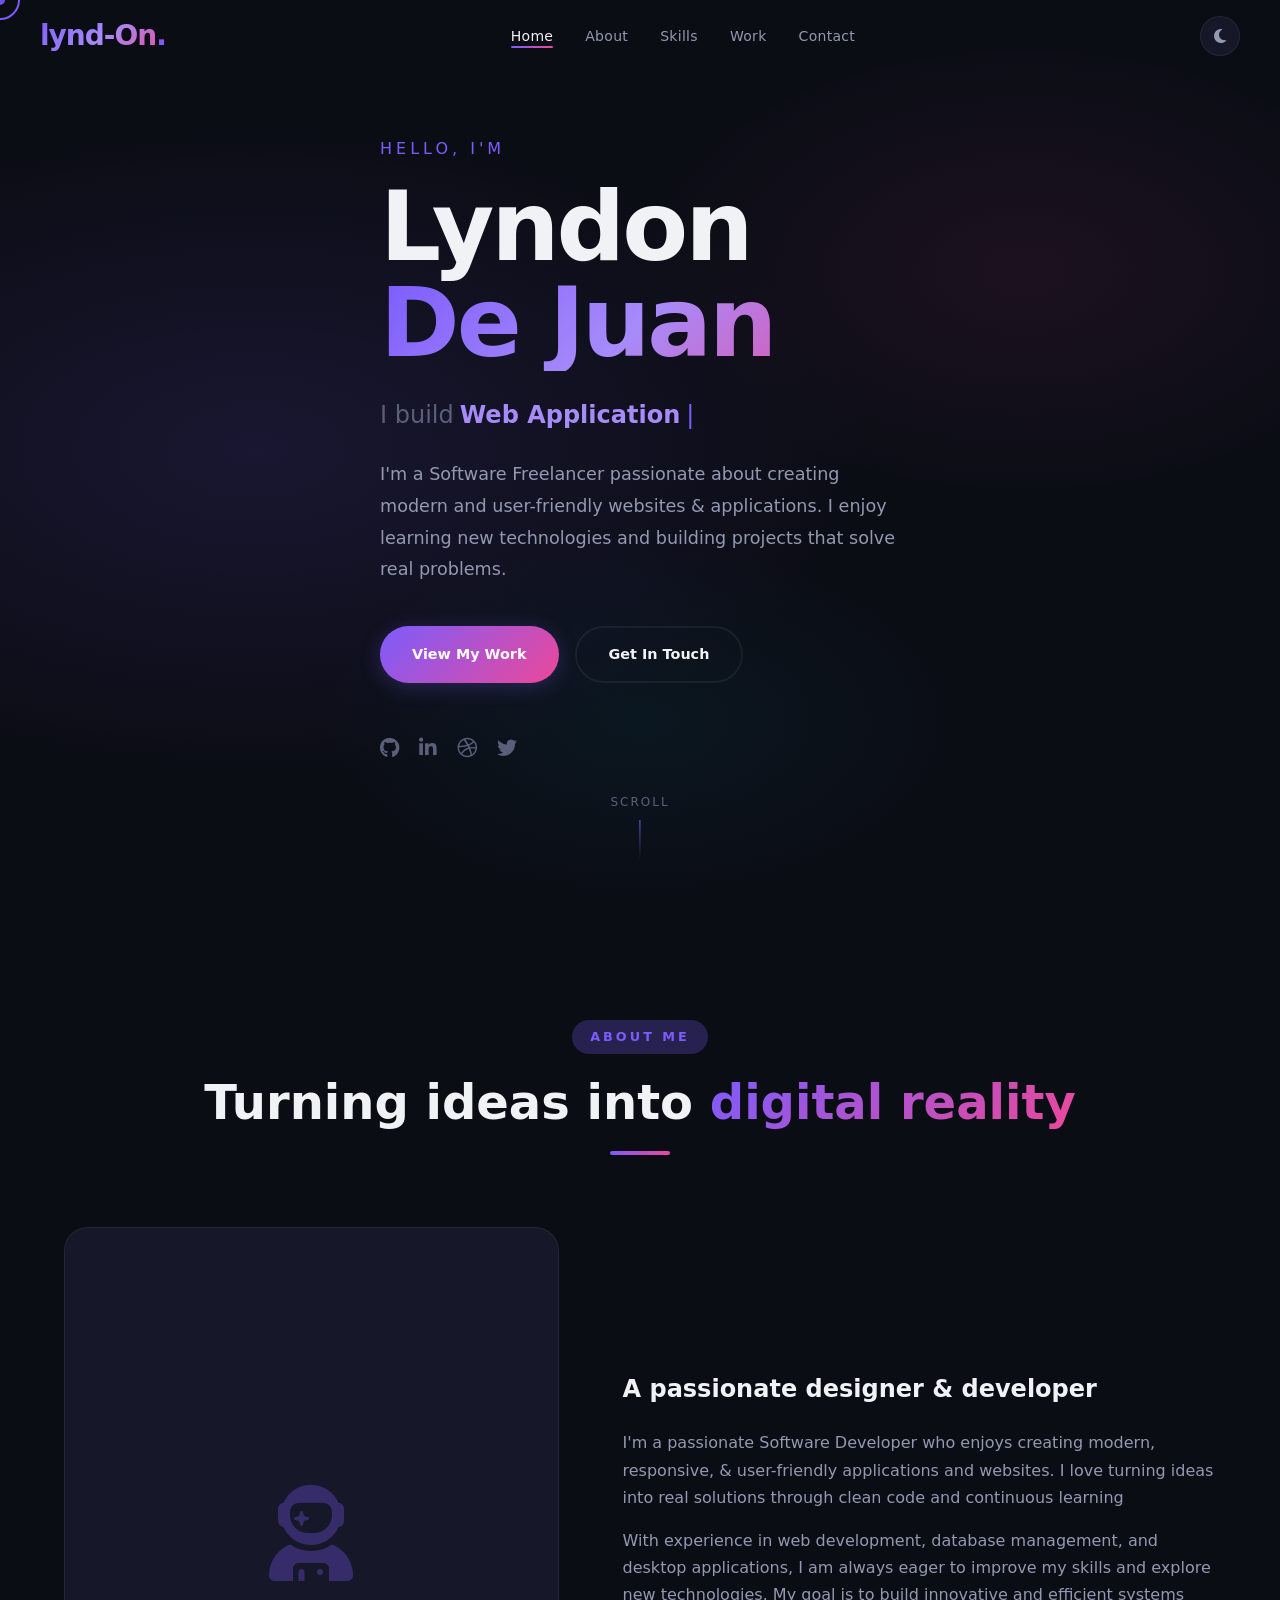
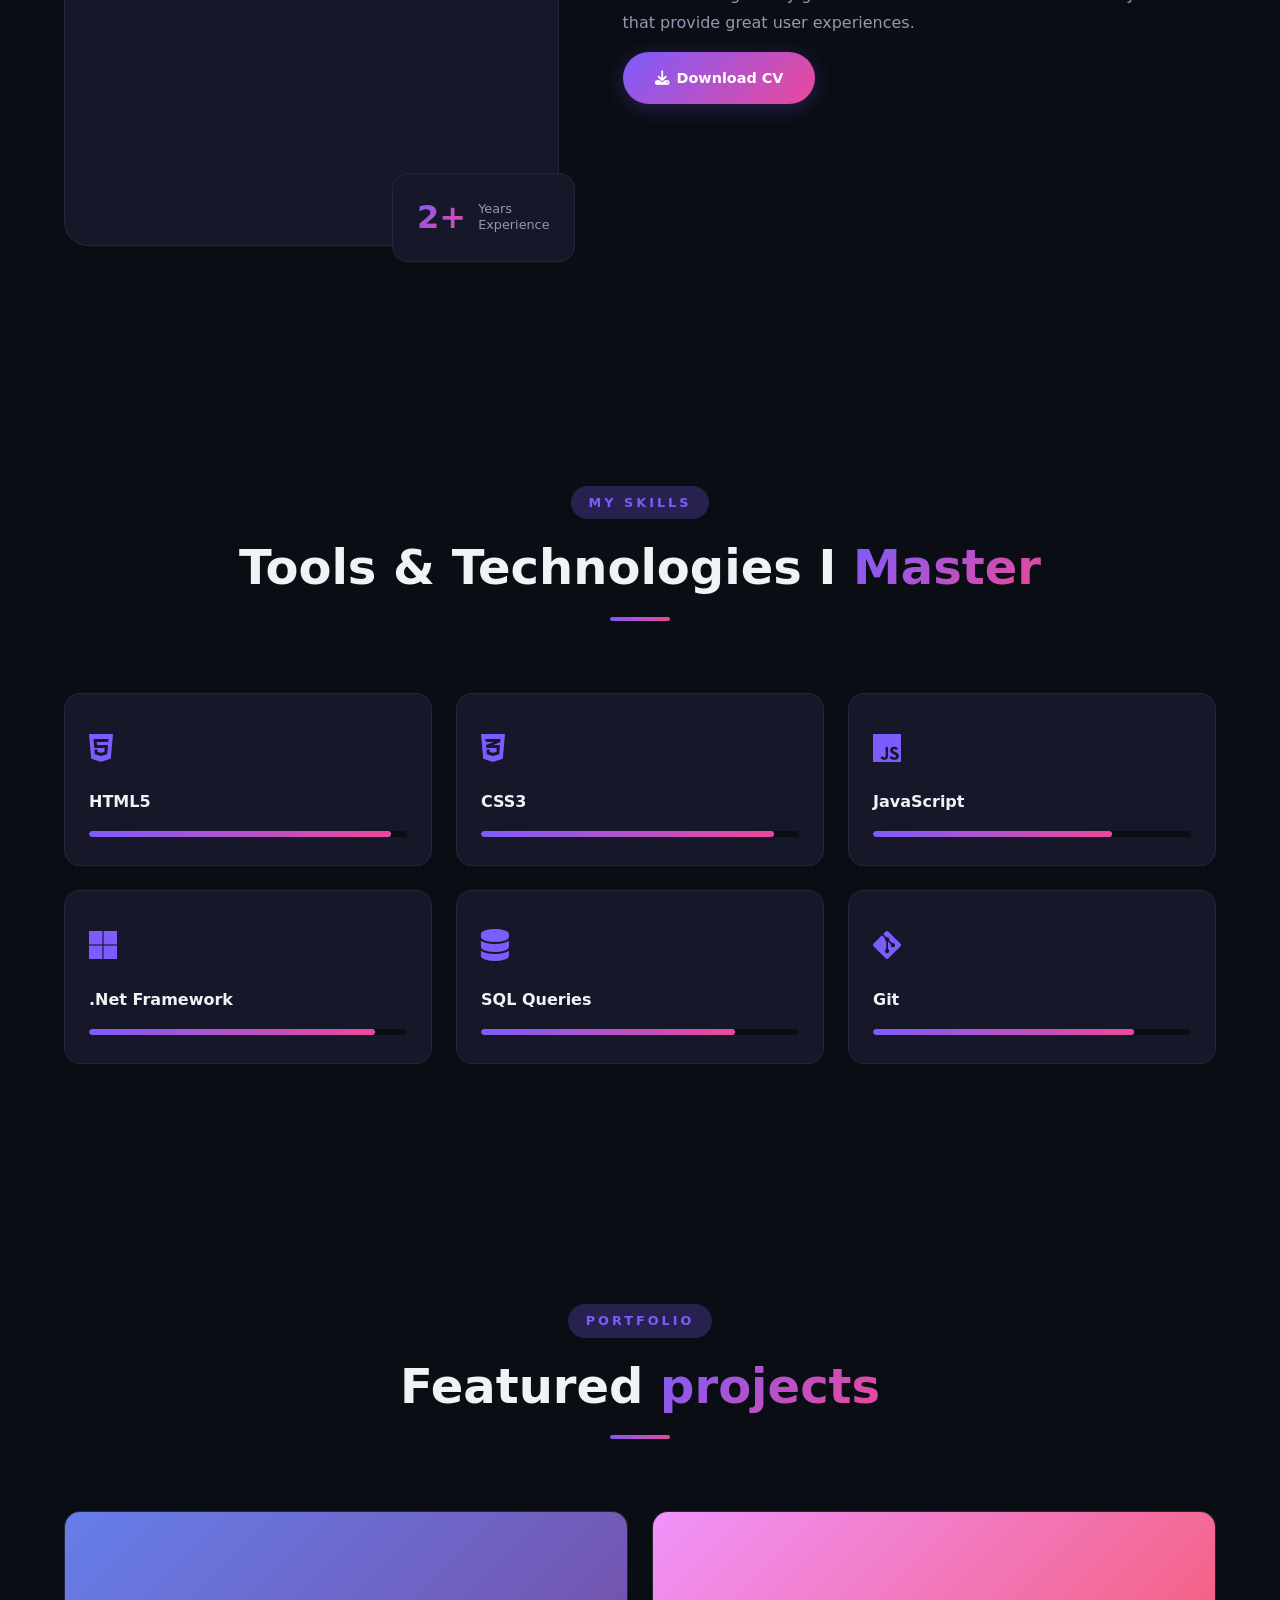
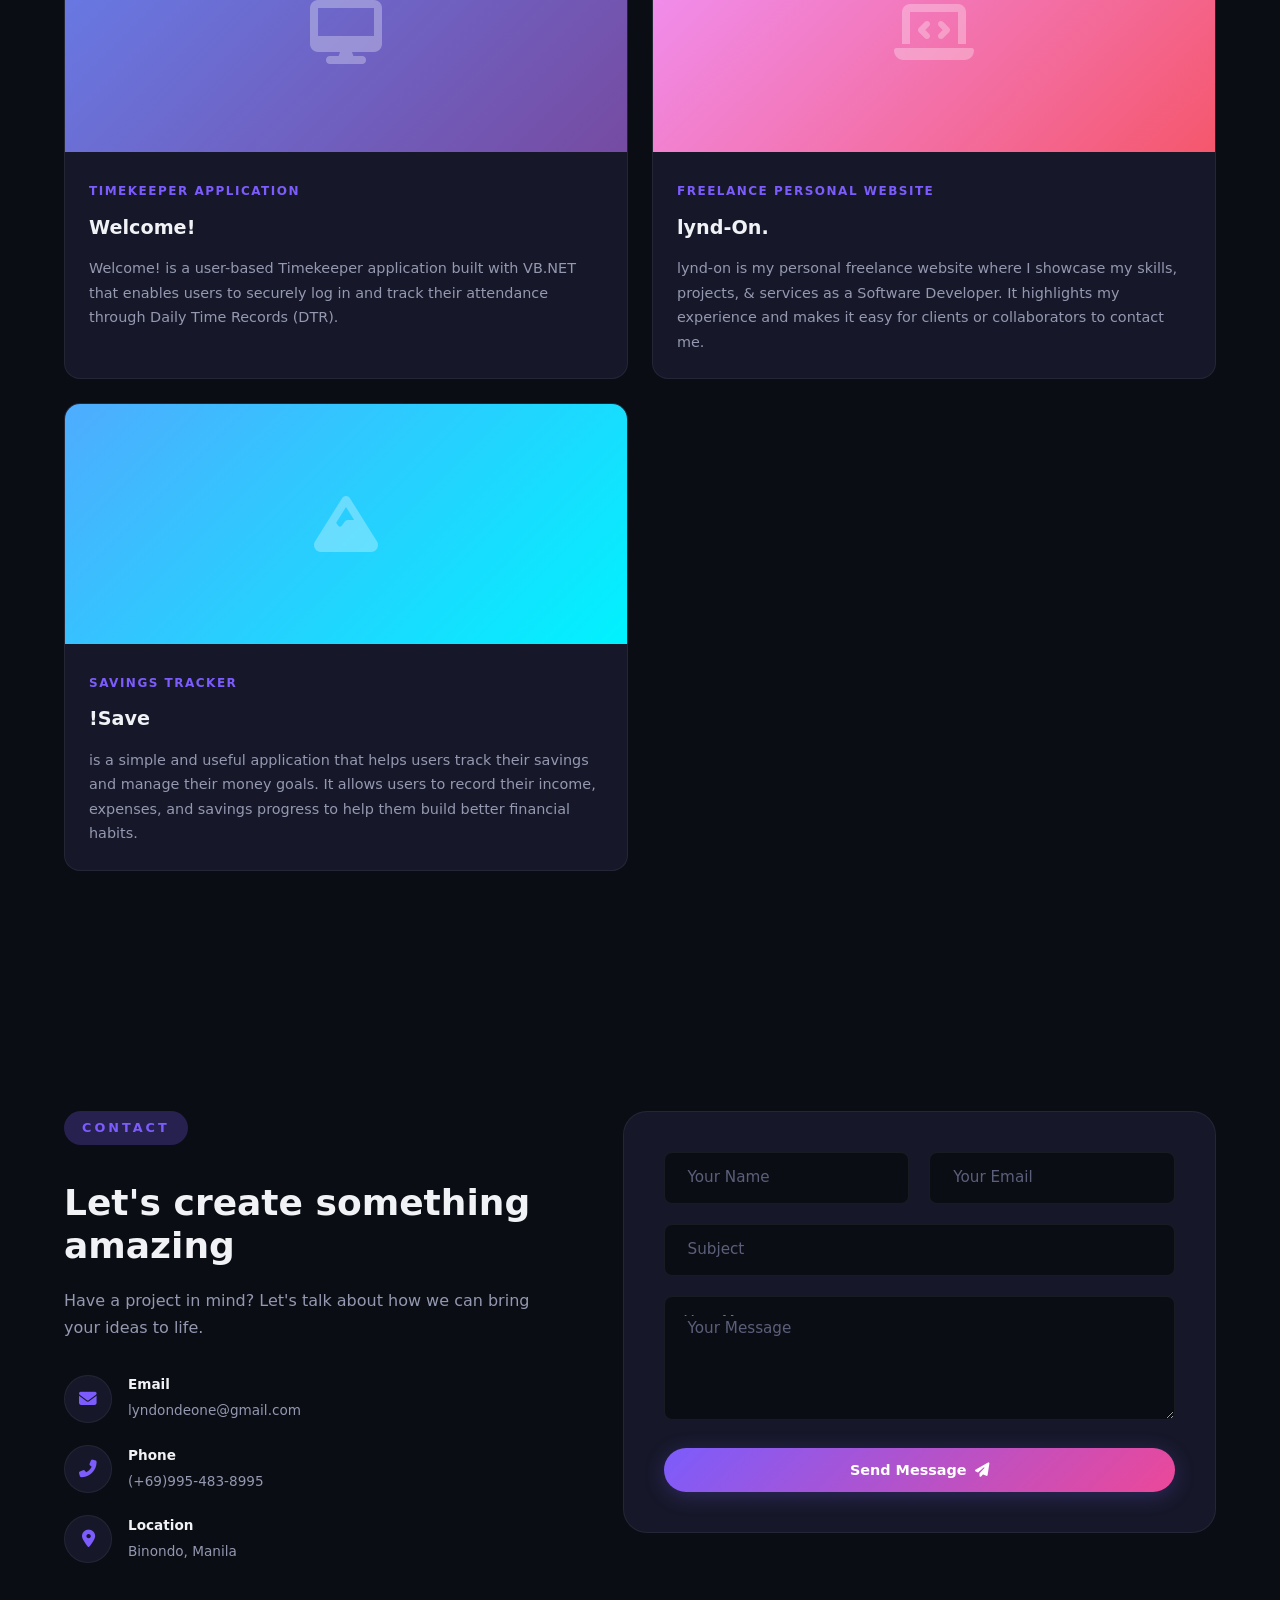
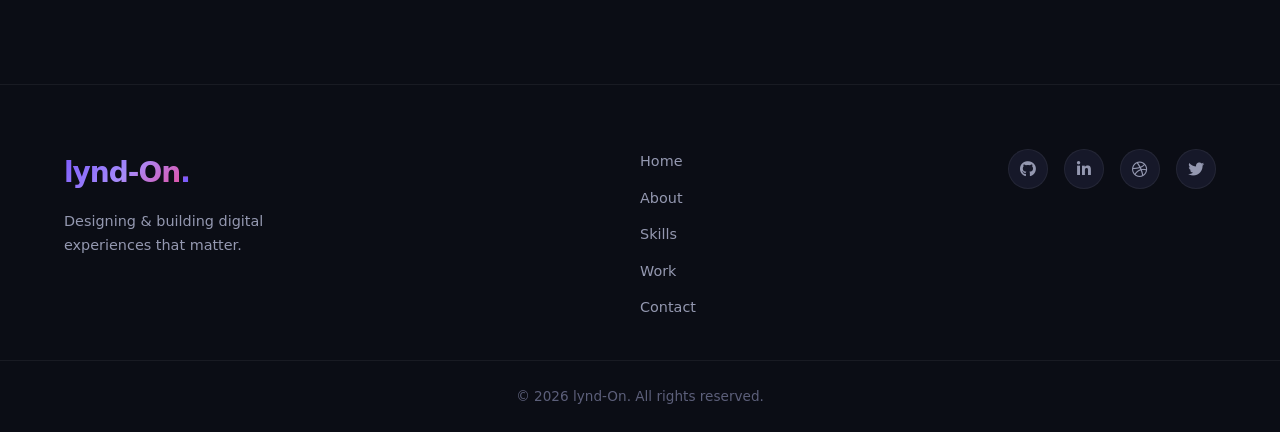
<file: index.html>
<!DOCTYPE html>
<html lang="en">
<head>
  <meta charset="UTF-8">
  <meta name="viewport" content="width=device-width, initial-scale=1.0">
  <title>lynd-On</title>
  <link rel="stylesheet" href="styles.css">
  <link rel="stylesheet" href="https://cdnjs.cloudflare.com/ajax/libs/font-awesome/6.5.0/css/all.min.css">
</head>
<body>

  <div id="preloader">
    <div class="loader-ring"></div>
  </div>

  <div class="cursor"></div>
  <div class="cursor-follower"></div>

  <nav id="navbar">
    <div class="nav-inner">
      <a href="#" class="logo">lynd-On<span class="logo-dot">.</span></a>
      <ul class="nav-links" id="navLinks">
        <li><a href="#hero" class="active">Home</a></li>
        <li><a href="#about">About</a></li>
        <li><a href="#skills">Skills</a></li>
        <li><a href="#projects">Work</a></li>
        <li><a href="#contact">Contact</a></li>
      </ul>
      <div class="nav-actions">
        <button id="themeToggle" class="theme-btn" aria-label="Toggle theme">
          <i class="fas fa-moon"></i>
        </button>
        <button id="menuToggle" class="menu-btn" aria-label="Menu">
          <span></span><span></span><span></span>
        </button>
      </div>
    </div>
  </nav>

  <section id="hero">
    <div class="hero-bg"></div>
    <div class="container hero-content">
      <p class="hero-greeting">Hello, I'm</p>
      <h1 class="hero-title">
        <span class="title-line">Lyndon</span>
        <span class="title-line accent">De Juan</span>
      </h1>
      <div class="hero-role">
        <span class="role-static">I build</span>
        <span class="role-dynamic" id="typewriter"></span>
        <span class="cursor-blink">|</span>
      </div>
      <p class="hero-desc">
        I'm a Software Freelancer passionate about creating modern and user-friendly websites &amp; applications. 
        I enjoy learning new technologies and building projects that solve real problems.
      </p>
      <div class="hero-buttons">
        <a href="#projects" class="btn btn-primary">View My Work</a>
        <a href="#contact" class="btn btn-outline">Get In Touch</a>
      </div>
      <div class="hero-social">
        <a href="#" aria-label="GitHub"><i class="fab fa-github"></i></a>
        <a href="#" aria-label="LinkedIn"><i class="fab fa-linkedin-in"></i></a>
        <a href="#" aria-label="Dribbble"><i class="fab fa-dribbble"></i></a>
        <a href="#" aria-label="Twitter"><i class="fab fa-twitter"></i></a>
      </div>
    </div>
    <div class="scroll-indicator">
      <span>Scroll</span>
      <div class="scroll-line"></div>
    </div>
  </section>

  <section id="about">
    <div class="container">
      <div class="section-header">
        <span class="section-tag">About Me</span>
        <h2 class="section-title">Turning ideas into <span class="accent">digital reality</span></h2>
        <div class="section-divider"></div>
      </div>
      <div class="about-grid">
        <div class="about-image reveal">
          <div class="image-frame">
            <div class="image-placeholder">
              <i class="fas fa-user-astronaut"></i>
            </div>
          </div>
          <div class="image-badge">
            <span class="badge-number">2+</span>
            <span class="badge-text">Years<br>Experience</span>
          </div>
        </div>
        <div class="about-text reveal">
          <h3>A passionate designer &amp; developer</h3>
          <p>
            I'm a passionate Software Developer who enjoys creating modern, responsive, &amp; 
            user-friendly applications and websites. I love turning ideas into real solutions 
            through clean code and continuous learning
          </p>
          <p>
            With experience in web development, database management, and desktop applications, 
            I am always eager to improve my skills and explore new technologies. My goal is to 
            build innovative and efficient systems that provide great user experiences.
          </p>
          
          <a href="#" class="btn btn-primary"><i class="fas fa-download"></i> Download CV</a>
        </div>
      </div>
    </div>
  </section>

  <section id="skills">
    <div class="container">
      <div class="section-header">
        <span class="section-tag">My Skills</span>
        <h2 class="section-title">Tools &amp; Technologies I <span class="accent">Master</span></h2>
        <div class="section-divider"></div>
      </div>
      <div class="skills-content">
        <div class="skills-grid">
          <div class="skill-card reveal">
            <div class="skill-icon"><i class="fab fa-html5"></i></div>
            <h4>HTML5</h4>
            <div class="skill-bar">
              <div class="skill-progress" data-progress="95"></div>
            </div>
          </div>

          <div class="skill-card reveal">
            <div class="skill-icon"><i class="fab fa-css3-alt"></i></div>
            <h4>CSS3</h4>
            <div class="skill-bar">
              <div class="skill-progress" data-progress="92"></div>
            </div>
          </div>

          <div class="skill-card reveal">
            <div class="skill-icon"><i class="fab fa-js"></i></div>
            <h4>JavaScript</h4>
            <div class="skill-bar">
              <div class="skill-progress" data-progress="75"></div>
            </div>
          </div>

          <div class="skill-card reveal">
            <div class="skill-icon">
            <i class="fab fa-microsoft"></i>
            </div>
            <h4>.Net Framework</h4>
            <div class="skill-bar">
                <div class="skill-progress" data-progress="90"></div>
            </div>
          </div>

          <div class="skill-card reveal">
            <div class="skill-icon">
                <i class="fas fa-database"></i>
            </div>
            <h4>SQL Queries</h4>
            <div class="skill-bar">
                <div class="skill-progress" data-progress="80"></div>
            </div>
          </div>
          
          <div class="skill-card reveal">
            <div class="skill-icon"><i class="fab fa-git-alt"></i></div>
            <h4>Git</h4>
            <div class="skill-bar">
              <div class="skill-progress" data-progress="82"></div>
            </div>
          </div>
        </div>
      </div>
    </div>
  </section>

  <section id="projects">
    <div class="container">
      <div class="section-header">
        <span class="section-tag">Portfolio</span>
        <h2 class="section-title">Featured <span class="accent">projects</span></h2>
        <div class="section-divider"></div>
      </div>
      <div class="projects-grid">
        
        <div class="project-card reveal">
          <div class="project-image" style="background: linear-gradient(135deg, #667eea, #764ba2);">
            <div class="project-overlay">
              <div class="project-links">
                <a href="#" class="project-link"><i class="fas fa-external-link-alt"></i></a>
                <a href="#" class="project-link"><i class="fab fa-github"></i></a>
              </div>
            </div>
            <i class="fas fa-desktop project-icon"></i>
          </div>
          <div class="project-info">
            <span class="project-tag">Timekeeper Application</span>
            <h3>Welcome!</h3>
            <p>Welcome! is a user-based Timekeeper application built with VB.NET that enables users
              to securely log in and track their attendance through Daily Time Records (DTR).</p>            
          </div>
        </div>

        <div class="project-card reveal">
          <div class="project-image" style="background: linear-gradient(135deg, #f093fb, #f5576c);">
            <div class="project-overlay">
              <div class="project-links">
                <a href="#" class="project-link"><i class="fas fa-external-link-alt"></i></a>
                <a href="#" class="project-link"><i class="fab fa-github"></i></a>
              </div>
            </div>
            <i class="fas fa-laptop-code project-icon"></i>
          </div>
          <div class="project-info">
            <span class="project-tag">Freelance Personal Website</span>
            <h3>lynd-On.</h3>
            <p>lynd-on is my personal freelance website where I showcase my skills, projects, 
              &amp; services as a Software Developer. It highlights my experience and makes it easy 
              for clients or collaborators to contact me.
            </p>
          </div>
        </div>

        <div class="project-card reveal">
          <div class="project-image" style="background: linear-gradient(135deg, #4facfe, #00f2fe);">
            <div class="project-overlay">
              <div class="project-links">
                <a href="#" class="project-link"><i class="fas fa-external-link-alt"></i></a>
                <a href="#" class="project-link"><i class="fab fa-github"></i></a>
              </div>
            </div>
            <i class="fas fa-mountain project-icon"></i>
          </div>
          <div class="project-info">
            <span class="project-tag">Savings Tracker</span>
            <h3>!Save </h3>
            <p>is a simple and useful application that helps users track their savings and manage their money goals. 
              It allows users to record their income, expenses, and savings progress to help them build better 
              financial habits.</p>
          </div>
        </div>

<!--============================================= OPENING SOON =============================================-->
  <!-- <section id="testimonials">
    <div class="container">
      <div class="section-header">
        <span class="section-tag">Testimonials</span>
        <h2 class="section-title">What people <span class="accent">say</span></h2>
        <div class="section-divider"></div>
      </div>
      <div class="testimonials-slider">
        <div class="testimonial-card reveal active">
          <div class="testimonial-stars">
            <i class="fas fa-star"></i><i class="fas fa-star"></i>
            <i class="fas fa-star"></i><i class="fas fa-star"></i>
            <i class="fas fa-star"></i>
          </div>
          <p>"Alex transformed our outdated website into a modern, fast, and beautiful platform. Our conversions increased by 40% within the first month."</p>
          <div class="testimonial-author">
            <div class="author-avatar" style="background: #667eea;">S</div>
            <div>
              <strong>Sarah Chen</strong>
              <span>CEO, TechVentures</span>
            </div>
          </div>
        </div>
        <div class="testimonial-card reveal">
          <div class="testimonial-stars">
            <i class="fas fa-star"></i><i class="fas fa-star"></i>
            <i class="fas fa-star"></i><i class="fas fa-star"></i>
            <i class="fas fa-star"></i>
          </div>
          <p>"Working with Alex was an absolute pleasure. The attention to detail and the level of craftsmanship in every component is remarkable."</p>
          <div class="testimonial-author">
            <div class="author-avatar" style="background: #f5576c;">M</div>
            <div>
              <strong>Marcus Webb</strong>
              <span>Product Designer, Layer</span>
            </div>
          </div>
        </div>
        <div class="testimonial-card reveal">
          <div class="testimonial-stars">
            <i class="fas fa-star"></i><i class="fas fa-star"></i>
            <i class="fas fa-star"></i><i class="fas fa-star"></i>
            <i class="fas fa-star"></i>
          </div>
          <p>"Alex delivered ahead of schedule and exceeded our expectations. The codebase is clean, well-documented, and a joy to work with."</p>
          <div class="testimonial-author">
            <div class="author-avatar" style="background: #4facfe;">J</div>
            <div>
              <strong>Julia Kim</strong>
              <span>CTO, DataFlow</span>
            </div>
          </div>
        </div>
        <div class="slider-dots"></div>
      </div>
    </div>
-->
<!--============================================= END =============================================-->

  </section> 



  <section id="contact">
    <div class="container">
      <div class="contact-wrapper">
        <div class="contact-info reveal">
          <span class="section-tag">Contact</span>
          <h2>Let's create something <span class="accent">amazing</span></h2>
          <p>Have a project in mind? Let's talk about how we can bring your ideas to life.</p>
          <div class="contact-details">
            <div class="contact-item">
              <i class="fas fa-envelope"></i>
              <div>
                <strong>Email</strong>
                <span>lyndondeone@gmail.com</span>
              </div>
            </div>
            <div class="contact-item">
              <i class="fas fa-phone-alt"></i>
              <div>
                <strong>Phone</strong>
                <span>(+69)995-483-8995</span>
              </div>
            </div>
            <div class="contact-item">
              <i class="fas fa-map-marker-alt"></i>
              <div>
                <strong>Location</strong>
                <span>Binondo, Manila</span>
              </div>
            </div>
          </div>
        </div>
        <form class="contact-form reveal" id="contactForm">
          <div class="form-row">
            <div class="form-group">
              <input type="text" id="name" placeholder="Your Name" required>
              <label for="name">Your Name</label>
            </div>
            <div class="form-group">
              <input type="email" id="email" placeholder="Your Email" required>
              <label for="email">Your Email</label>
            </div>
          </div>
          <div class="form-group">
            <input type="text" id="subject" placeholder="Subject">
            <label for="subject">Subject</label>
          </div>
          <div class="form-group">
            <textarea id="message" rows="5" placeholder="Your Message" required></textarea>
            <label for="message">Your Message</label>
          </div>
          <button type="submit" class="btn btn-primary btn-block">
            Send Message <i class="fas fa-paper-plane"></i>
          </button>
        </form>
      </div>
    </div>
  </section>

  <footer>
    <div class="container footer-inner">
      <div class="footer-brand">
        <a href="#" class="logo">lynd-On<span class="logo-dot">.</span></a>
        <p>Designing &amp; building digital experiences that matter.</p>
      </div>
      <div class="footer-links">
        <a href="#hero">Home</a>
        <a href="#about">About</a>
        <a href="#skills">Skills</a>
        <a href="#projects">Work</a>
        <a href="#contact">Contact</a>
      </div>
      <div class="footer-social">
        <a href="#" aria-label="GitHub"><i class="fab fa-github"></i></a>
        <a href="#" aria-label="LinkedIn"><i class="fab fa-linkedin-in"></i></a>
        <a href="#" aria-label="Dribbble"><i class="fab fa-dribbble"></i></a>
        <a href="#" aria-label="Twitter"><i class="fab fa-twitter"></i></a>
      </div>
    </div>
    <div class="footer-bottom">
      <p>&copy; 2026 lynd-On. All rights reserved.</p>
    </div>
  </footer>

  <script src="script.js"></script>
</body>
</html>
</file>
<file: styles.css>
/* ============================================
   CSS Custom Properties
   ============================================ */
:root {
  --bg-primary: #0b0d15;
  --bg-secondary: #11131f;
  --bg-card: #161829;
  --bg-card-hover: #1c1f35;
  --text-primary: #f0f2f5;
  --text-secondary: #9498b0;
  --text-muted: #5c5f7a;
  --accent: #7c5cfc;
  --accent-light: #a78bfa;
  --accent-glow: rgba(124, 92, 252, 0.25);
  --gradient-1: linear-gradient(135deg, #7c5cfc, #ec4899);
  --gradient-2: linear-gradient(135deg, #7c5cfc, #06b6d4);
  --gradient-3: linear-gradient(135deg, #7c5cfc 0%, #a78bfa 50%, #ec4899 100%);
  --border-color: rgba(255, 255, 255, 0.06);
  --radius-sm: 8px;
  --radius-md: 16px;
  --radius-lg: 24px;
  --radius-xl: 32px;
  --shadow-sm: 0 2px 8px rgba(0, 0, 0, 0.3);
  --shadow-md: 0 8px 32px rgba(0, 0, 0, 0.35);
  --shadow-lg: 0 16px 48px rgba(0, 0, 0, 0.4);
  --transition: 0.35s cubic-bezier(0.4, 0, 0.2, 1);
  --font-sans: 'Segoe UI', system-ui, -apple-system, sans-serif;
}

[data-theme="light"] {
  --bg-primary: #f8f9fe;
  --bg-secondary: #ffffff;
  --bg-card: #ffffff;
  --bg-card-hover: #f0f1f8;
  --text-primary: #0b0d15;
  --text-secondary: #4a4d65;
  --text-muted: #888ba5;
  --border-color: rgba(0, 0, 0, 0.08);
  --shadow-sm: 0 2px 8px rgba(0, 0, 0, 0.06);
  --shadow-md: 0 8px 32px rgba(0, 0, 0, 0.08);
  --shadow-lg: 0 16px 48px rgba(0, 0, 0, 0.1);
}

/* ============================================
   Reset & Base
   ============================================ */
*, *::before, *::after {
  margin: 0;
  padding: 0;
  box-sizing: border-box;
}

html {
  scroll-behavior: smooth;
  font-size: 16px;
}

body {
  font-family: var(--font-sans);
  background: var(--bg-primary);
  color: var(--text-primary);
  line-height: 1.7;
  overflow-x: hidden;
  transition: background var(--transition), color var(--transition);
  cursor: none;
}

a {
  text-decoration: none;
  color: inherit;
}

ul { list-style: none; }

img { max-width: 100%; display: block; }

/* ============================================
   Preloader
   ============================================ */
#preloader {
  position: fixed;
  inset: 0;
  z-index: 9999;
  background: var(--bg-primary);
  display: flex;
  align-items: center;
  justify-content: center;
  transition: opacity 0.6s, visibility 0.6s;
}

#preloader.hidden {
  opacity: 0;
  visibility: hidden;
}

.loader-ring {
  width: 50px; height: 50px;
  border: 3px solid var(--border-color);
  border-top-color: var(--accent);
  border-radius: 50%;
  animation: spin 0.8s linear infinite;
}

@keyframes spin {
  to { transform: rotate(360deg); }
}

/* ============================================
   Custom Cursor
   ============================================ */
.cursor {
  position: fixed;
  width: 10px; height: 10px;
  background: var(--accent);
  border-radius: 50%;
  pointer-events: none;
  z-index: 9998;
  transform: translate(-50%, -50%);
  transition: width 0.2s, height 0.2s, opacity 0.2s;
  mix-blend-mode: difference;
}

.cursor-follower {
  position: fixed;
  width: 40px; height: 40px;
  border: 2px solid var(--accent);
  border-radius: 50%;
  pointer-events: none;
  z-index: 9997;
  transform: translate(-50%, -50%);
  transition: width 0.4s, height 0.4s, border-color 0.4s, opacity 0.4s;
}

.cursor.hover {
  width: 0; height: 0;
  opacity: 0.5;
}

.cursor-follower.hover {
  width: 70px; height: 70px;
  border-color: var(--accent-light);
  opacity: 0.3;
}

/* ============================================
   Navigation
   ============================================ */
#navbar {
  position: fixed;
  top: 0; left: 0; right: 0;
  z-index: 1000;
  padding: 0 24px;
  transition: background var(--transition), box-shadow var(--transition);
}

#navbar.scrolled {
  background: rgba(11, 13, 21, 0.85);
  backdrop-filter: blur(20px);
  -webkit-backdrop-filter: blur(20px);
  box-shadow: 0 1px 0 var(--border-color);
}

[data-theme="light"] #navbar.scrolled {
  background: rgba(255, 255, 255, 0.85);
}

.nav-inner {
  max-width: 1200px;
  margin: 0 auto;
  display: flex;
  align-items: center;
  justify-content: space-between;
  height: 72px;
}

.logo {
  font-size: 1.75rem;
  font-weight: 800;
  letter-spacing: -1px;
  background: var(--gradient-3);
  -webkit-background-clip: text;
  -webkit-text-fill-color: transparent;
  background-clip: text;
}

.logo-dot {
  -webkit-text-fill-color: initial;
  color: var(--accent);
}

.nav-links {
  display: flex;
  gap: 32px;
}

.nav-links a {
  font-size: 0.875rem;
  font-weight: 500;
  color: var(--text-secondary);
  transition: color var(--transition);
  position: relative;
  letter-spacing: 0.3px;
}

.nav-links a::after {
  content: '';
  position: absolute;
  bottom: -4px;
  left: 0;
  width: 0;
  height: 2px;
  background: var(--gradient-1);
  transition: width var(--transition);
  border-radius: 2px;
}

.nav-links a:hover,
.nav-links a.active {
  color: var(--text-primary);
}

.nav-links a:hover::after,
.nav-links a.active::after {
  width: 100%;
}

.nav-actions {
  display: flex;
  align-items: center;
  gap: 12px;
}

.theme-btn {
  background: var(--bg-card);
  border: 1px solid var(--border-color);
  color: var(--text-secondary);
  width: 40px; height: 40px;
  border-radius: 50%;
  cursor: pointer;
  display: flex;
  align-items: center;
  justify-content: center;
  font-size: 1rem;
  transition: all var(--transition);
}

.theme-btn:hover {
  background: var(--bg-card-hover);
  color: var(--accent);
}

.menu-btn {
  display: none;
  flex-direction: column;
  gap: 5px;
  background: none;
  border: none;
  cursor: pointer;
  padding: 4px;
}

.menu-btn span {
  display: block;
  width: 24px;
  height: 2px;
  background: var(--text-primary);
  border-radius: 2px;
  transition: all 0.3s;
}

.menu-btn.active span:nth-child(1) {
  transform: rotate(45deg) translate(5px, 5px);
}

.menu-btn.active span:nth-child(2) {
  opacity: 0;
}

.menu-btn.active span:nth-child(3) {
  transform: rotate(-45deg) translate(5px, -5px);
}

/* ============================================
   Container & Sections
   ============================================ */
.container {
  max-width: 1200px;
  margin: 0 auto;
  padding: 0 24px;
}

section {
  padding: 120px 0;
  position: relative;
}

.section-header {
  text-align: center;
  margin-bottom: 72px;
}

.section-tag {
  display: inline-block;
  font-size: 0.8rem;
  font-weight: 600;
  text-transform: uppercase;
  letter-spacing: 3px;
  color: var(--accent);
  background: var(--accent-glow);
  padding: 6px 18px;
  border-radius: 100px;
  margin-bottom: 20px;
}

.section-title {
  font-size: clamp(1.75rem, 4vw, 3rem);
  font-weight: 800;
  line-height: 1.2;
}

.section-title .accent {
  background: var(--gradient-1);
  -webkit-background-clip: text;
  -webkit-text-fill-color: transparent;
  background-clip: text;
}

.section-divider {
  width: 60px;
  height: 4px;
  background: var(--gradient-1);
  border-radius: 4px;
  margin: 20px auto 0;
}

/* ============================================
   Hero Section
   ============================================ */
#hero {
  min-height: 100vh;
  display: flex;
  align-items: center;
  padding: 0;
  overflow: hidden;
}

.hero-bg {
  position: absolute;
  inset: 0;
  background:
    radial-gradient(ellipse 80% 60% at 20% 50%, rgba(124, 92, 252, 0.12) 0%, transparent 60%),
    radial-gradient(ellipse 60% 50% at 80% 30%, rgba(236, 72, 153, 0.08) 0%, transparent 50%),
    radial-gradient(ellipse 50% 40% at 50% 80%, rgba(6, 182, 212, 0.06) 0%, transparent 50%);
  pointer-events: none;
}

.hero-content {
  position: relative;
  z-index: 1;
}

.hero-greeting {
  font-size: 1rem;
  font-weight: 500;
  color: var(--accent);
  letter-spacing: 4px;
  text-transform: uppercase;
  margin-bottom: 16px;
}

.hero-title {
  font-size: clamp(3rem, 8vw, 6rem);
  font-weight: 900;
  line-height: 1;
  letter-spacing: -3px;
  margin-bottom: 24px;
}

.title-line {
  display: block;
}

.title-line.accent {
  background: var(--gradient-3);
  -webkit-background-clip: text;
  -webkit-text-fill-color: transparent;
  background-clip: text;
}

.hero-role {
  font-size: clamp(1.1rem, 2vw, 1.5rem);
  color: var(--text-secondary);
  margin-bottom: 24px;
  display: flex;
  align-items: center;
  gap: 6px;
  flex-wrap: wrap;
}

.role-static { color: var(--text-muted); }
.role-dynamic { color: var(--accent-light); font-weight: 600; }
.cursor-blink {
  color: var(--accent);
  animation: blink 0.7s infinite;
  font-weight: 100;
}

@keyframes blink {
  50% { opacity: 0; }
}

.hero-desc {
  max-width: 520px;
  font-size: 1.1rem;
  color: var(--text-secondary);
  margin-bottom: 40px;
  line-height: 1.8;
}

.hero-buttons {
  display: flex;
  gap: 16px;
  flex-wrap: wrap;
  margin-bottom: 48px;
}

.hero-social {
  display: flex;
  gap: 20px;
}

.hero-social a {
  color: var(--text-muted);
  font-size: 1.25rem;
  transition: all var(--transition);
}

.hero-social a:hover {
  color: var(--accent);
  transform: translateY(-3px);
}

.scroll-indicator {
  position: absolute;
  bottom: 40px;
  left: 50%;
  transform: translateX(-50%);
  display: flex;
  flex-direction: column;
  align-items: center;
  gap: 8px;
  color: var(--text-muted);
  font-size: 0.75rem;
  letter-spacing: 2px;
  text-transform: uppercase;
}

.scroll-line {
  width: 1px;
  height: 40px;
  background: linear-gradient(to bottom, var(--accent), transparent);
  animation: scrollLine 2s ease-in-out infinite;
}

@keyframes scrollLine {
  0% { transform: scaleY(0); transform-origin: top; opacity: 0; }
  50% { opacity: 1; }
  100% { transform: scaleY(1); transform-origin: top; opacity: 0; }
}

/* ============================================
   Buttons
   ============================================ */
.btn {
  display: inline-flex;
  align-items: center;
  gap: 8px;
  padding: 14px 32px;
  border-radius: 100px;
  font-weight: 600;
  font-size: 0.9rem;
  transition: all var(--transition);
  border: none;
  cursor: pointer;
  font-family: inherit;
}

.btn-primary {
  background: var(--gradient-1);
  color: #fff;
  box-shadow: 0 4px 20px var(--accent-glow);
}

.btn-primary:hover {
  transform: translateY(-3px);
  box-shadow: 0 8px 32px var(--accent-glow);
}

.btn-outline {
  background: transparent;
  color: var(--text-primary);
  border: 2px solid var(--border-color);
}

.btn-outline:hover {
  border-color: var(--accent);
  color: var(--accent);
  transform: translateY(-3px);
}

.btn-block {
  width: 100%;
  justify-content: center;
}

/* ============================================
   About Section
   ============================================ */
.about-grid {
  display: grid;
  grid-template-columns: 1fr 1.2fr;
  gap: 64px;
  align-items: center;
}

.about-image {
  position: relative;
}

.image-frame {
  border-radius: var(--radius-lg);
  overflow: hidden;
  background: var(--bg-card);
  border: 1px solid var(--border-color);
  aspect-ratio: 4 / 5;
  display: flex;
  align-items: center;
  justify-content: center;
}

.image-placeholder {
  font-size: 6rem;
  color: var(--accent);
  opacity: 0.3;
}

.image-badge {
  position: absolute;
  bottom: -16px;
  right: -16px;
  background: var(--bg-card);
  border: 1px solid var(--border-color);
  border-radius: var(--radius-md);
  padding: 16px 24px;
  display: flex;
  align-items: center;
  gap: 12px;
  backdrop-filter: blur(12px);
}

.badge-number {
  font-size: 2rem;
  font-weight: 800;
  background: var(--gradient-1);
  -webkit-background-clip: text;
  -webkit-text-fill-color: transparent;
  background-clip: text;
}

.badge-text {
  font-size: 0.8rem;
  color: var(--text-secondary);
  line-height: 1.3;
}

.about-text h3 {
  font-size: 1.5rem;
  margin-bottom: 20px;
}

.about-text p {
  color: var(--text-secondary);
  margin-bottom: 16px;
}

.about-stats {
  display: flex;
  gap: 40px;
  margin: 32px 0;
}

.stat-number {
  display: block;
  font-size: 2.25rem;
  font-weight: 800;
  background: var(--gradient-1);
  -webkit-background-clip: text;
  -webkit-text-fill-color: transparent;
  background-clip: text;
}

.stat-label {
  font-size: 0.85rem;
  color: var(--text-muted);
}

/* ============================================
   Skills Section
   ============================================ */
.skills-grid {
  display: grid;
  grid-template-columns: repeat(3, 1fr);
  gap: 24px;
}

.skill-card {
  background: var(--bg-card);
  border: 1px solid var(--border-color);
  border-radius: var(--radius-md);
  padding: 28px 24px;
  transition: all var(--transition);
}

.skill-card:hover {
  background: var(--bg-card-hover);
  transform: translateY(-5px);
  box-shadow: var(--shadow-md);
  border-color: var(--accent-glow);
}

.skill-icon {
  font-size: 2rem;
  margin-bottom: 12px;
  color: var(--accent);
}

.skill-card h4 {
  font-size: 1rem;
  margin-bottom: 16px;
}

.skill-bar {
  height: 6px;
  background: var(--bg-primary);
  border-radius: 6px;
  overflow: hidden;
}

.skill-progress {
  height: 100%;
  background: var(--gradient-1);
  border-radius: 6px;
  width: 0;
  transition: width 1.2s cubic-bezier(0.4, 0, 0.2, 1);
}

/* ============================================
   Projects Section
   ============================================ */
.projects-grid {
  display: grid;
  grid-template-columns: repeat(2, 1fr);
  gap: 24px;
}

.project-card {
  background: var(--bg-card);
  border: 1px solid var(--border-color);
  border-radius: var(--radius-md);
  overflow: hidden;
  transition: all var(--transition);
}

.project-card:hover {
  transform: translateY(-8px);
  box-shadow: var(--shadow-lg);
  border-color: var(--accent-glow);
}

.project-image {
  height: 240px;
  display: flex;
  align-items: center;
  justify-content: center;
  position: relative;
  overflow: hidden;
}

.project-icon {
  font-size: 4rem;
  color: rgba(255, 255, 255, 0.3);
  transition: all 0.5s;
}

.project-card:hover .project-icon {
  transform: scale(1.2) rotate(-5deg);
  color: rgba(255, 255, 255, 0.6);
}

.project-overlay {
  position: absolute;
  inset: 0;
  background: rgba(0, 0, 0, 0.5);
  display: flex;
  align-items: center;
  justify-content: center;
  opacity: 0;
  transition: opacity var(--transition);
  backdrop-filter: blur(4px);
}

.project-card:hover .project-overlay {
  opacity: 1;
}

.project-links {
  display: flex;
  gap: 12px;
}

.project-link {
  width: 48px; height: 48px;
  background: rgba(255, 255, 255, 0.15);
  border-radius: 50%;
  display: flex;
  align-items: center;
  justify-content: center;
  color: #fff;
  font-size: 1.2rem;
  transition: all var(--transition);
}

.project-link:hover {
  background: var(--accent);
  transform: scale(1.1);
}

.project-info {
  padding: 24px;
}

.project-tag {
  font-size: 0.75rem;
  font-weight: 600;
  color: var(--accent);
  text-transform: uppercase;
  letter-spacing: 1.5px;
}

.project-info h3 {
  font-size: 1.2rem;
  margin: 8px 0 12px;
}

.project-info p {
  font-size: 0.9rem;
  color: var(--text-secondary);
}

.projects-cta {
  text-align: center;
  margin-top: 48px;
}

/* ============================================
   Testimonials Section
   ============================================ */
.testimonials-slider {
  max-width: 700px;
  margin: 0 auto;
  position: relative;
}

.testimonial-card {
  background: var(--bg-card);
  border: 1px solid var(--border-color);
  border-radius: var(--radius-lg);
  padding: 40px;
  text-align: center;
  display: none;
}

.testimonial-card.active {
  display: block;
  animation: fadeSlideIn 0.5s ease;
}

@keyframes fadeSlideIn {
  from { opacity: 0; transform: translateY(20px); }
  to { opacity: 1; transform: translateY(0); }
}

.testimonial-stars {
  color: #fbbf24;
  margin-bottom: 20px;
  font-size: 1rem;
}

.testimonial-card p {
  font-size: 1.1rem;
  color: var(--text-secondary);
  font-style: italic;
  line-height: 1.8;
  margin-bottom: 24px;
}

.testimonial-author {
  display: flex;
  align-items: center;
  justify-content: center;
  gap: 12px;
}

.author-avatar {
  width: 48px; height: 48px;
  border-radius: 50%;
  display: flex;
  align-items: center;
  justify-content: center;
  color: #fff;
  font-weight: 700;
  font-size: 1.1rem;
}

.testimonial-author strong {
  display: block;
  font-size: 0.95rem;
}

.testimonial-author span {
  font-size: 0.8rem;
  color: var(--text-muted);
}

.slider-dots {
  display: flex;
  justify-content: center;
  gap: 8px;
  margin-top: 24px;
}

.slider-dots span {
  width: 10px; height: 10px;
  border-radius: 50%;
  background: var(--text-muted);
  cursor: pointer;
  transition: all var(--transition);
}

.slider-dots span.active {
  background: var(--accent);
  width: 30px;
  border-radius: 10px;
}

/* ============================================
   Contact Section
   ============================================ */
.contact-wrapper {
  display: grid;
  grid-template-columns: 1fr 1.2fr;
  gap: 64px;
  align-items: start;
}

.contact-info h2 {
  font-size: clamp(1.5rem, 3vw, 2.25rem);
  margin: 16px 0 20px;
  line-height: 1.2;
}

.contact-info > p {
  color: var(--text-secondary);
  margin-bottom: 32px;
}

.contact-details {
  display: flex;
  flex-direction: column;
  gap: 20px;
}

.contact-item {
  display: flex;
  gap: 16px;
  align-items: center;
}

.contact-item i {
  width: 48px; height: 48px;
  background: var(--bg-card);
  border: 1px solid var(--border-color);
  border-radius: 50%;
  display: flex;
  align-items: center;
  justify-content: center;
  color: var(--accent);
  font-size: 1.1rem;
  flex-shrink: 0;
}

.contact-item strong {
  display: block;
  font-size: 0.85rem;
}

.contact-item span {
  font-size: 0.85rem;
  color: var(--text-secondary);
}

.contact-form {
  background: var(--bg-card);
  border: 1px solid var(--border-color);
  border-radius: var(--radius-lg);
  padding: 40px;
}

.form-row {
  display: grid;
  grid-template-columns: 1fr 1fr;
  gap: 20px;
}

.form-group {
  position: relative;
  margin-bottom: 20px;
}

.form-group input,
.form-group textarea {
  width: 100%;
  padding: 16px 20px;
  background: var(--bg-primary);
  border: 1px solid var(--border-color);
  border-radius: var(--radius-sm);
  color: var(--text-primary);
  font-family: inherit;
  font-size: 0.95rem;
  transition: border var(--transition);
  outline: none;
}

.form-group input:focus,
.form-group textarea:focus {
  border-color: var(--accent);
  box-shadow: 0 0 0 3px var(--accent-glow);
}

.form-group label {
  position: absolute;
  top: 50%;
  left: 20px;
  transform: translateY(-50%);
  font-size: 0.95rem;
  color: var(--text-muted);
  pointer-events: none;
  transition: all 0.2s;
  background: var(--bg-primary);
  padding: 0 4px;
}

.form-group textarea ~ label {
  top: 20px;
  transform: none;
}

.form-group input:focus ~ label,
.form-group textarea:focus ~ label,
.form-group input:not(:placeholder-shown) ~ label,
.form-group textarea:not(:placeholder-shown) ~ label {
  top: 0;
  transform: translateY(-50%);
  font-size: 0.75rem;
  color: var(--accent);
}

/* ============================================
   Footer
   ============================================ */
footer {
  border-top: 1px solid var(--border-color);
  padding: 64px 0 0;
}

.footer-inner {
  display: grid;
  grid-template-columns: 2fr 1fr 1fr;
  gap: 40px;
  padding-bottom: 40px;
}

.footer-brand p {
  color: var(--text-secondary);
  font-size: 0.9rem;
  margin-top: 12px;
  max-width: 280px;
}

.footer-links {
  display: flex;
  flex-direction: column;
  gap: 12px;
}

.footer-links a {
  color: var(--text-secondary);
  font-size: 0.9rem;
  transition: color var(--transition);
}

.footer-links a:hover {
  color: var(--accent);
}

.footer-social {
  display: flex;
  gap: 16px;
  align-items: flex-start;
  justify-content: flex-end;
}

.footer-social a {
  width: 40px; height: 40px;
  background: var(--bg-card);
  border: 1px solid var(--border-color);
  border-radius: 50%;
  display: flex;
  align-items: center;
  justify-content: center;
  color: var(--text-secondary);
  transition: all var(--transition);
}

.footer-social a:hover {
  background: var(--accent);
  color: #fff;
  border-color: var(--accent);
  transform: translateY(-3px);
}

.footer-bottom {
  border-top: 1px solid var(--border-color);
  text-align: center;
  padding: 24px 0;
}

.footer-bottom p {
  font-size: 0.85rem;
  color: var(--text-muted);
}

/* ============================================
   Scroll Reveal Animations
   ============================================ */
.reveal {
  opacity: 0;
  transform: translateY(30px);
  transition: opacity 0.8s ease, transform 0.8s ease;
}

.reveal.visible {
  opacity: 1;
  transform: translateY(0);
}

/* ============================================
   Media Queries
   ============================================ */
@media (max-width: 992px) {
  .about-grid {
    grid-template-columns: 1fr;
    gap: 40px;
  }

  .about-image {
    max-width: 400px;
    margin: 0 auto;
  }

  .skills-grid {
    grid-template-columns: repeat(2, 1fr);
  }

  .contact-wrapper {
    grid-template-columns: 1fr;
    gap: 40px;
  }

  .footer-inner {
    grid-template-columns: 1fr 1fr;
  }

  .footer-social {
    justify-content: flex-start;
  }
}

@media (max-width: 768px) {
  section {
    padding: 80px 0;
  }

  .nav-links {
    position: fixed;
    top: 72px;
    left: 0;
    right: 0;
    background: var(--bg-primary);
    backdrop-filter: blur(20px);
    flex-direction: column;
    align-items: center;
    padding: 32px 0;
    gap: 24px;
    transform: translateY(-100%);
    opacity: 0;
    transition: all 0.4s;
    border-bottom: 1px solid var(--border-color);
    pointer-events: none;
  }

  .nav-links.open {
    transform: translateY(0);
    opacity: 1;
    pointer-events: all;
  }

  .menu-btn {
    display: flex;
  }

  .projects-grid {
    grid-template-columns: 1fr;
  }

  .form-row {
    grid-template-columns: 1fr;
  }

  .hero-buttons {
    flex-direction: column;
  }

  .hero-buttons .btn {
    width: 100%;
    justify-content: center;
  }

  .about-stats {
    gap: 24px;
  }

  .footer-inner {
    grid-template-columns: 1fr;
    text-align: center;
  }

  .footer-brand p {
    margin: 12px auto 0;
  }

  .footer-links {
    align-items: center;
  }

  .footer-social {
    justify-content: center;
  }

  .testimonial-card {
    padding: 28px 20px;
  }
}

@media (max-width: 480px) {
  .skills-grid {
    grid-template-columns: 1fr;
  }

  .stat-number {
    font-size: 1.75rem;
  }
}

@media (pointer: coarse) {
  .cursor,
  .cursor-follower {
    display: none;
  }

  body {
    cursor: auto;
  }
}

/* ============================================
   Toast Notification
   ============================================ */
.toast {
  position: fixed;
  bottom: 32px;
  right: 32px;
  background: var(--bg-card);
  border: 1px solid var(--border-color);
  padding: 16px 24px;
  border-radius: var(--radius-sm);
  display: flex;
  align-items: center;
  gap: 12px;
  box-shadow: var(--shadow-lg);
  transform: translateY(120px);
  opacity: 0;
  transition: all 0.5s cubic-bezier(0.4, 0, 0.2, 1);
  z-index: 9999;
}

.toast.show {
  transform: translateY(0);
  opacity: 1;
}

.toast i {
  font-size: 1.25rem;
}

.toast.success i { color: #10b981; }
.toast.error i { color: #ef4444; }
</file>
